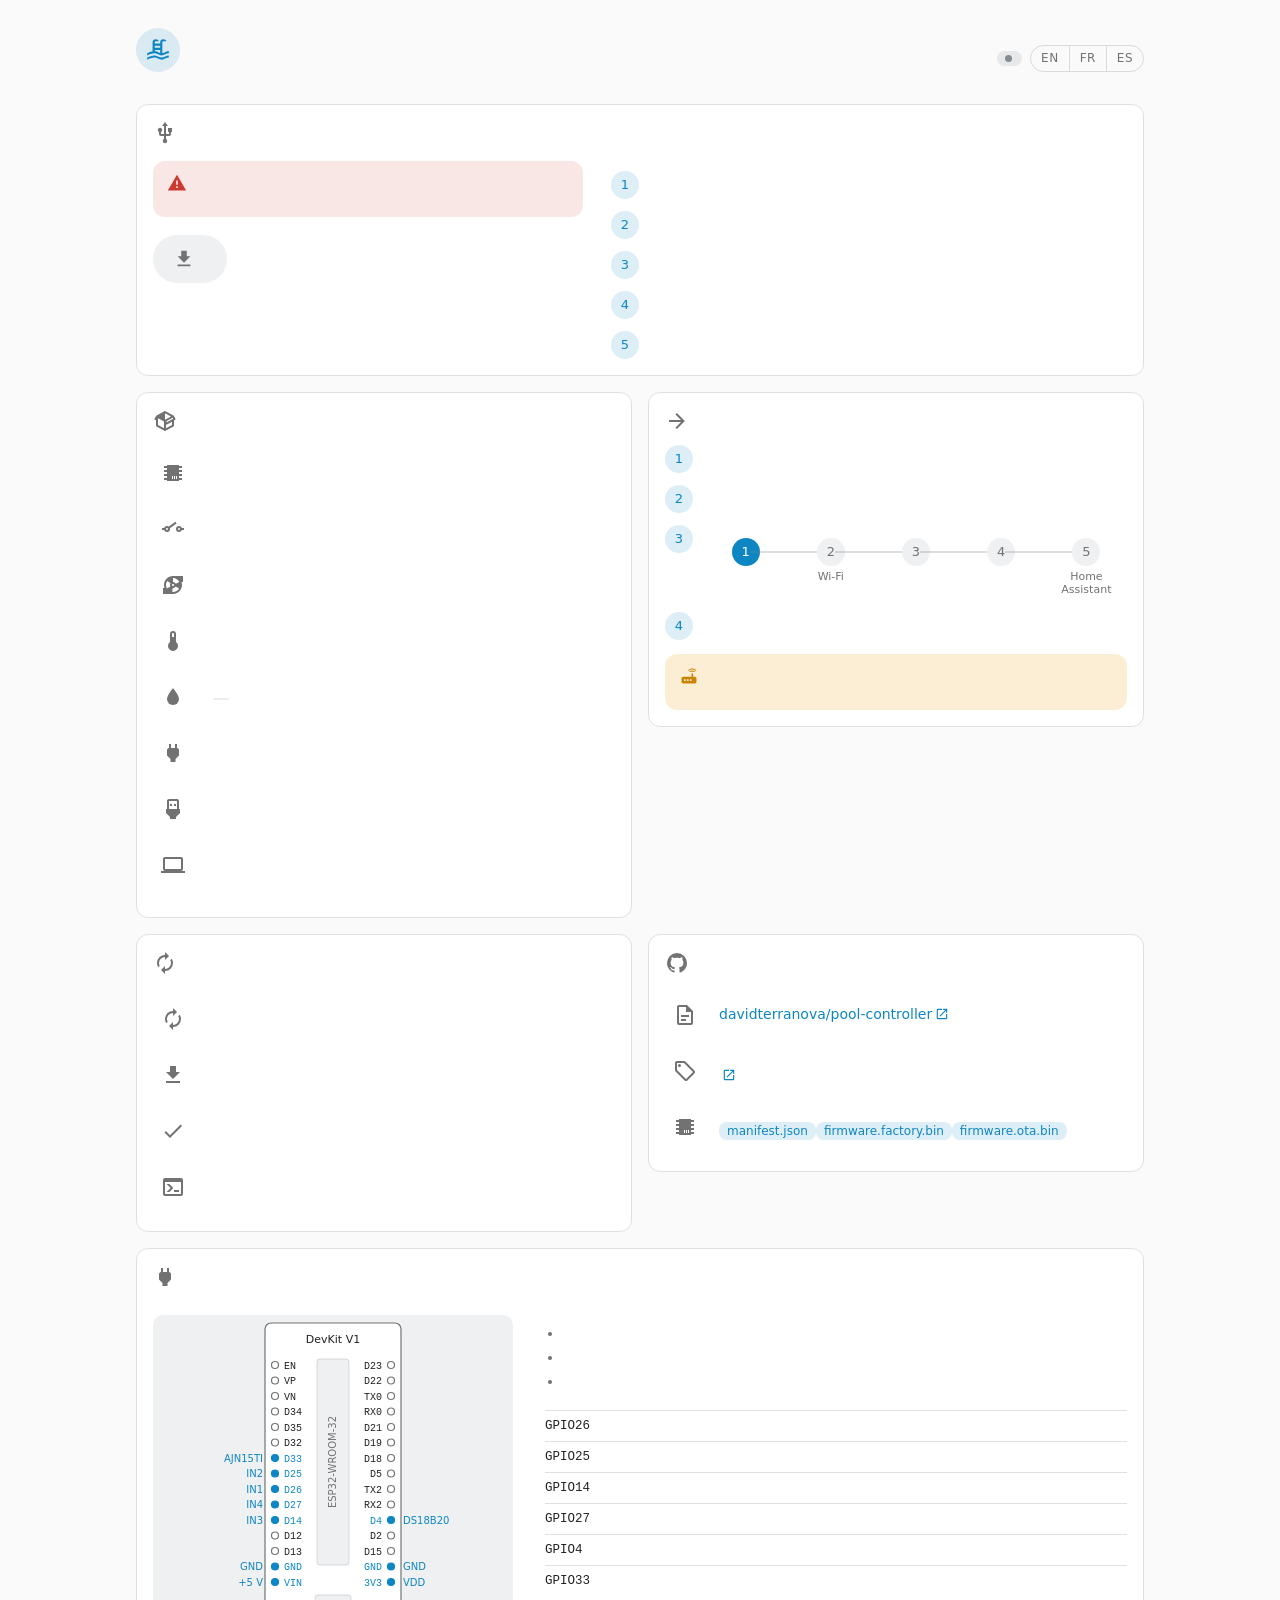
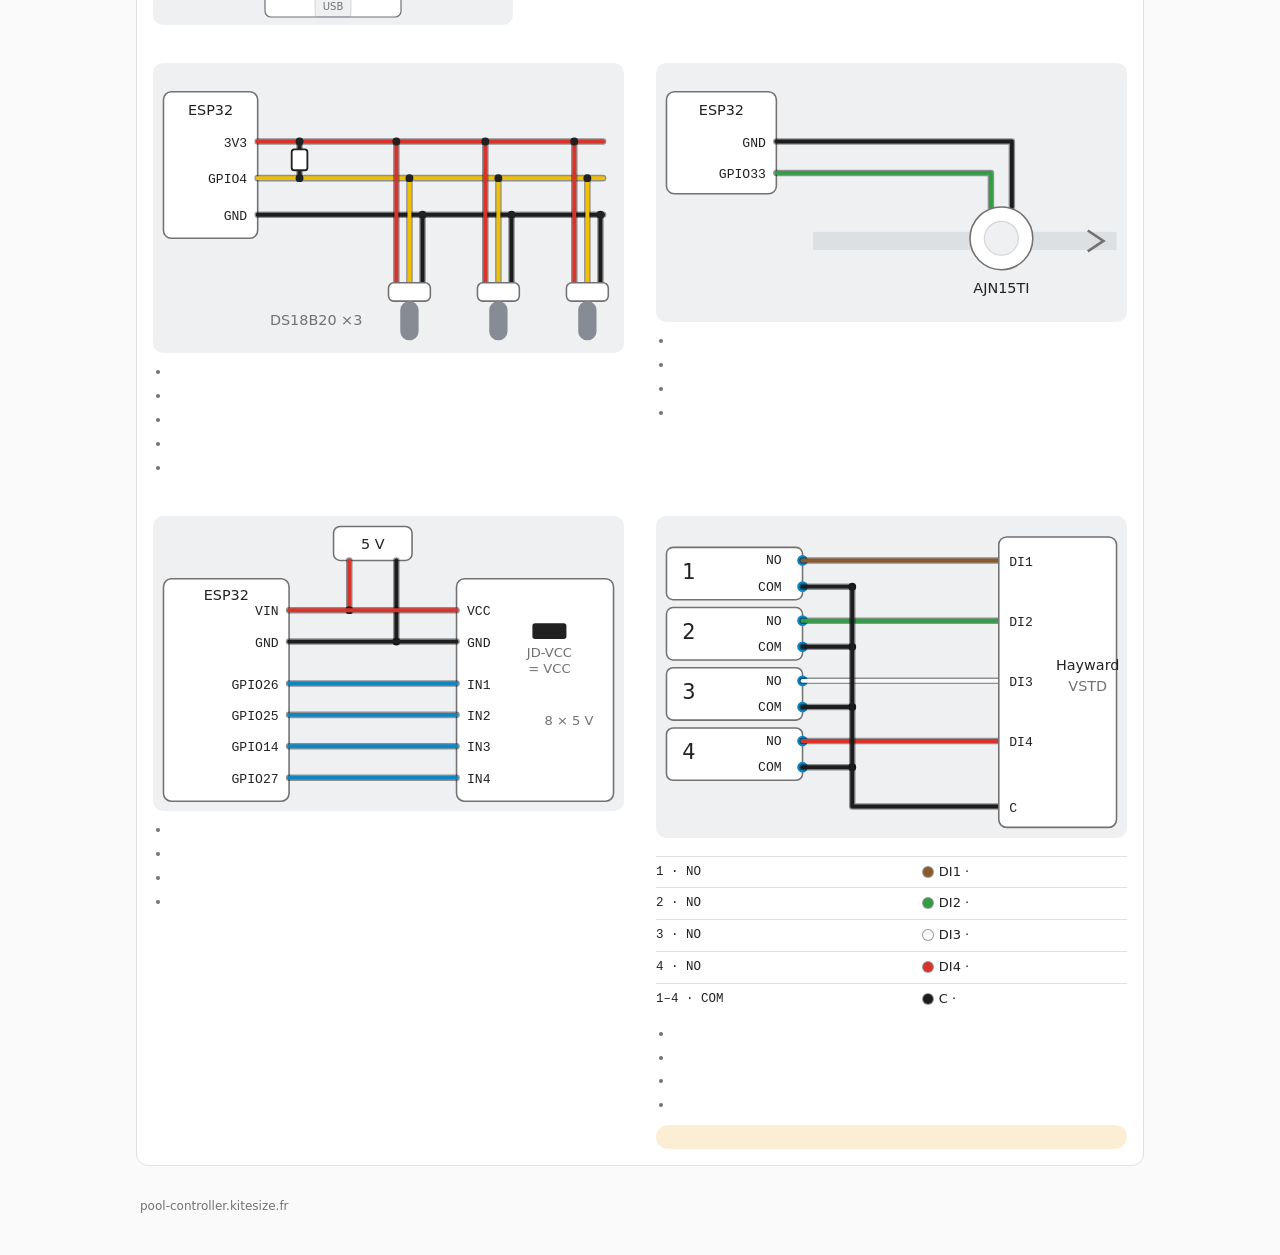
<file: docs/install/index.html>
<!doctype html>
<html lang="en">
<head>
<meta charset="utf-8">
<meta name="viewport" content="width=device-width, initial-scale=1">
<meta name="color-scheme" content="light dark">
<meta name="description" content="Install the pool controller's firmware on an ESP32, from the browser, over USB.">
<link rel="icon" href="data:,">
<title>Pool controller · Install</title>
<!--
  The install page (docs/plans/secret-free-firmware.md, WP7), served at the root of the project's GitHub Pages
  site, https://pool-controller.kitesize.fr/, beside /firmware/ (the release's manifest.json and images):
  .github/workflows/release.yml's pages job deploys this folder's contents there. ESP Web Tools does the
  install; install.js loads it, pinned, from unpkg where it can install (Chrome or Edge on a computer).

  In English, French and Spanish (docs/plans/i18n.md, I6): an element's text is the key in its data-i18n,
  an attribute's the key in data-i18n-<attribute>, both from i18n/<lang>.json (install-i18n.js); install.js
  fills them in the visitor's language, and again when the EN | FR | ES switch changes it. The title and the
  description above stay in English for search engines (a test keeps them equal to en.json's).
-->
<style>
/* Tokens: webui/app.css (Home Assistant's default theme + piscine-card's palette), light then dark. */
:root {
  color-scheme: light dark;
  --primary-color: #03a9f4;
  --primary-background-color: #fafafa;
  --card-background-color: #fff;
  --primary-text-color: #212121;
  --secondary-text-color: #727272;
  --divider-color: rgba(0, 0, 0, .12);
  --ha-card-border-radius: 12px;
  --ha-card-border-color: #e0e0e0;
  --acc: #0e86c4; --acc-soft: rgba(14, 134, 196, .14); --on-acc: #fff;
  --amber: #c98500; --amber-soft: rgba(227, 154, 6, .17);
  --cool: #2a72cf; --cool-soft: rgba(42, 114, 207, .13);
  --danger: #cc3a2f; --danger-soft: rgba(204, 58, 47, .12);
  --ok: #2e7d32; --ok-soft: rgba(46, 125, 50, .13);
  --idle: #858c94; --idle-soft: rgba(133, 140, 148, .17);
  --raised: rgba(127, 135, 145, .12); --line: rgba(127, 135, 145, .28);
  --shadow: 0 1px 2px rgba(20, 24, 30, .08);
  --wire-case: rgba(0, 0, 0, .4);
}
@media (prefers-color-scheme: dark) {
  :root {
    --primary-background-color: #111111;
    --card-background-color: #1c1c1c;
    --primary-text-color: #e1e1e1;
    --secondary-text-color: #9b9b9b;
    --divider-color: rgba(225, 225, 225, .12);
    --ha-card-border-color: rgba(225, 225, 225, .12);
    --acc: #3fb0ec; --acc-soft: rgba(63, 176, 236, .18); --on-acc: #06202e;
    --amber: #f0b03a; --amber-soft: rgba(240, 176, 58, .17);
    --cool: #5f9dee; --cool-soft: rgba(95, 157, 238, .17);
    --danger: #ff6b60; --danger-soft: rgba(255, 107, 96, .15);
    --ok: #66bb6a; --ok-soft: rgba(102, 187, 106, .15);
    --idle: #8f969e; --idle-soft: rgba(143, 150, 158, .17);
    --raised: rgba(255, 255, 255, .07); --line: rgba(255, 255, 255, .12);
    --shadow: 0 1px 2px rgba(0, 0, 0, .35);
    --wire-case: rgba(255, 255, 255, .55);
  }
}

* { box-sizing: border-box; }
[hidden] { display: none !important; }
html { -webkit-text-size-adjust: 100%; }
body {
  margin: 0; min-height: 100vh;
  background: var(--primary-background-color); color: var(--primary-text-color);
  font: 14px/1.45 Roboto, system-ui, -apple-system, "Segoe UI", Helvetica, Arial, sans-serif;
}
button, input, select { font: inherit; color: inherit; }
button:focus-visible, a:focus-visible, input:focus-visible, select:focus-visible { outline: 2px solid var(--acc); outline-offset: 2px; }
svg { display: block; fill: currentColor; }
a { color: var(--acc); }
code, .mono { font-family: ui-monospace, SFMono-Regular, Menlo, Consolas, monospace; font-size: .92em; }
.muted { color: var(--secondary-text-color); }
.skip { position: absolute; left: -9999px; }
.skip:focus { left: 16px; top: 8px; z-index: 30; background: var(--card-background-color); padding: 8px 12px; border-radius: 8px; }
.sr-only { position: absolute; width: 1px; height: 1px; margin: -1px; padding: 0; overflow: hidden; clip: rect(0 0 0 0); white-space: nowrap; border: 0; }
section:focus, .go:focus { outline: none; }

/* ---------- header (webui .top) */
.top { max-width: 1040px; margin: 0 auto; padding: 28px 16px 4px; display: flex; align-items: flex-end; gap: 12px; flex-wrap: wrap; }
.top .logo { width: 44px; height: 44px; flex: none; display: grid; place-items: center; border-radius: 50%; background: var(--acc-soft); color: var(--acc); align-self: center; }
.top .logo svg { width: 26px; height: 26px; }
.top .title { flex: 1; min-width: 200px; }
.top h1 { margin: 0; font-size: 24px; font-weight: 400; }
.top p { margin: 2px 0 0; color: var(--secondary-text-color); font-size: 15px; }
.chip { display: inline-flex; align-items: center; gap: 6px; font-size: 12px; font-weight: 500; padding: 4px 10px 4px 8px;
  border-radius: 14px; background: var(--idle-soft); color: var(--idle); white-space: nowrap; text-decoration: none; }
.chip::before { content: ""; width: 7px; height: 7px; border-radius: 50%; background: currentColor; }
.chip.ok { background: var(--ok-soft); color: var(--ok); }
.chip.bad { background: var(--danger-soft); color: var(--danger); }
.chip.warn { background: var(--amber-soft); color: var(--amber); }
.side { display: flex; align-items: center; gap: 8px; flex-wrap: wrap; }
/* the language switch: EN | FR | ES */
.lang { display: inline-flex; border: 1px solid var(--line); border-radius: 14px; overflow: hidden; }
.lang button { border: 0; background: transparent; color: var(--secondary-text-color); cursor: pointer;
  font-size: 12px; font-weight: 500; letter-spacing: .04em; padding: 4px 10px; }
.lang button + button { border-left: 1px solid var(--line); }
.lang button:hover { color: var(--primary-text-color); }
.lang button[aria-pressed="true"] { background: var(--acc-soft); color: var(--acc); }
.lang button:focus-visible { outline-offset: -2px; }

main { max-width: 1040px; margin: 0 auto; padding: 8px 16px 32px; display: flex; flex-direction: column; gap: 16px; }
.lede { margin: 4px 4px 0; font-size: 15px; max-width: 72ch; }

/* ---------- ha-card look */
.card { background: var(--card-background-color); border: 1px solid var(--ha-card-border-color); border-radius: var(--ha-card-border-radius); min-width: 0; }
.card > h2 { margin: 0; padding: 16px 16px 4px; font-size: 20px; font-weight: 400; display: flex; align-items: center; gap: 10px; }
.card > h2 svg { width: 24px; height: 24px; flex: none; color: var(--secondary-text-color); }
.card .body { padding: 8px 16px 16px; }
.hint { margin: 0; font-size: 12px; color: var(--secondary-text-color); }
.sect { margin: 14px 0 4px; font-size: 12px; font-weight: 500; letter-spacing: .06em; text-transform: uppercase; color: var(--secondary-text-color); }

.cols { display: grid; gap: 16px; grid-template-columns: minmax(0, 1fr); align-items: start; }
@media (min-width: 900px) { .cols { grid-template-columns: repeat(2, minmax(0, 1fr)); } }

/* ---------- buttons (webui .btn) */
.btn { height: 36px; padding: 0 16px; border-radius: 18px; border: 0; cursor: pointer; font-weight: 500; font-size: 14px;
  background: transparent; color: var(--acc); white-space: nowrap; display: inline-flex; align-items: center; gap: 8px; text-decoration: none; }
.btn:hover { background: var(--acc-soft); }
.btn.fill { background: var(--acc); color: var(--on-acc); }
.btn.fill:hover { filter: brightness(1.08); }
.btn.fill:disabled { background: var(--raised); color: var(--secondary-text-color); cursor: not-allowed; filter: none; }
.btn.line { border: 1px solid var(--line); }
.btn svg { width: 20px; height: 20px; }
.btn.big { height: 48px; padding: 0 24px 0 20px; border-radius: 24px; font-size: 16px; }
.btn.big svg { width: 22px; height: 22px; }

/* ---------- entity-like rows (webui .erow) */
.rows { display: flex; flex-direction: column; }
.erow { display: flex; align-items: flex-start; gap: 14px; padding: 8px 0; }
.erow .ic { width: 40px; height: 40px; flex: none; display: grid; place-items: center; color: var(--secondary-text-color); }
.erow .ic svg { width: 24px; height: 24px; }
.erow .name { flex: 1; min-width: 0; overflow-wrap: anywhere; padding-top: 9px; }
.erow .name > span { display: block; }
.erow .name small { display: block; font-size: 12px; line-height: 1.4; color: var(--secondary-text-color); margin-top: 2px; }
.stag { display: inline-block; margin-left: 6px; font-size: 11px; font-weight: 500; padding: 1px 8px; border-radius: 10px;
  background: var(--idle-soft); color: var(--idle); vertical-align: 1px; white-space: nowrap; }

/* ---------- boxes */
.dangerbox { background: var(--danger-soft); border-radius: 12px; padding: 12px 14px; display: grid; gap: 6px; font-size: 13px; }
.dangerbox b.h { color: var(--danger); font-weight: 500; font-size: 15px; display: flex; gap: 8px; align-items: center; }
.dangerbox b.h svg { width: 20px; height: 20px; flex: none; }
.dangerbox p { margin: 0; }
.box { border-radius: 12px; padding: 12px 14px; display: grid; gap: 6px; font-size: 13px; background: var(--raised); }
.box b.h { font-weight: 500; font-size: 14px; display: flex; gap: 8px; align-items: center; }
.box b.h svg { width: 20px; height: 20px; flex: none; }
.box p { margin: 0; }
.box.info { background: var(--cool-soft); }
.box.info b.h { color: var(--cool); }
.box.warn { background: var(--amber-soft); }
.box.warn b.h { color: var(--amber); }
.box.bad { background: var(--danger-soft); }
.box.bad b.h { color: var(--danger); }

/* ---------- the install card */
.install .body { display: grid; gap: 20px; grid-template-columns: minmax(0, 1fr); padding-top: 12px; }
@media (min-width: 900px) { .install .body { grid-template-columns: minmax(0, 5fr) minmax(0, 6fr); gap: 28px; } }
.act { display: flex; flex-direction: column; gap: 14px; min-width: 0; }
.go { display: flex; flex-direction: column; gap: 10px; align-items: flex-start; padding: 4px 0; }
.ver { font-size: 13px; color: var(--secondary-text-color); display: flex; flex-wrap: wrap; gap: 4px 10px; align-items: center; }
.ver b { color: var(--primary-text-color); font-weight: 500; }
.ver a { text-decoration: none; font-weight: 500; display: inline-flex; gap: 3px; align-items: center; }
.ver a svg { width: 14px; height: 14px; }
.unsup { display: flex; gap: 12px; align-items: flex-start; }
.unsup .ic { width: 44px; height: 44px; flex: none; display: grid; place-items: center; border-radius: 50%; background: var(--amber-soft); color: var(--amber); }
.unsup .ic svg { width: 24px; height: 24px; }
.unsup b { display: block; font-size: 15px; font-weight: 500; }
.unsup p { margin: 2px 0 0; font-size: 13px; color: var(--secondary-text-color); }
.unsup .btn { margin-top: 8px; margin-left: -12px; }

/* numbered steps, the wizard's circles (webui .wz-steps .n) */
.steps { list-style: none; margin: 0; padding: 0; display: grid; gap: 12px; counter-reset: st; }
.steps > li { display: grid; grid-template-columns: 28px minmax(0, 1fr); gap: 12px; counter-increment: st; }
.steps > li::before { content: counter(st); width: 28px; height: 28px; border-radius: 50%; display: grid; place-items: center;
  background: var(--acc-soft); color: var(--acc); font-weight: 500; font-size: 13px; }
.steps > li > div { padding-top: 3px; min-width: 0; }
.steps small { display: block; font-size: 12px; color: var(--secondary-text-color); margin-top: 2px; }
.steps .k { margin: 0 1px; font-family: ui-monospace, SFMono-Regular, Menlo, Consolas, monospace; font-size: 12.5px; font-weight: 600; padding: 0 5px; border-radius: 5px;
  background: var(--raised); white-space: nowrap; }
.dlghead { display: flex; gap: 8px; align-items: baseline; flex-wrap: wrap; margin: 0 0 10px; }
.dlghead b { font-size: 16px; font-weight: 500; }

/* the setup wizard's steps, as the controller's page draws them (webui .wz-steps) */
.wz-steps { list-style: none; margin: 10px 0 4px; padding: 0; display: grid; grid-template-columns: repeat(5, minmax(0, 1fr)); gap: 4px; }
.wz-steps li { display: flex; flex-direction: column; align-items: center; gap: 4px; font-size: 11px; line-height: 1.2; color: var(--secondary-text-color);
  text-align: center; position: relative; }
.wz-steps li::before { content: ""; position: absolute; top: 13px; left: -50%; right: 50%; height: 2px; background: var(--line); }
.wz-steps li:first-child::before { display: none; }
.wz-steps .n { position: relative; width: 28px; height: 28px; border-radius: 50%; display: grid; place-items: center;
  background: linear-gradient(var(--raised), var(--raised)) var(--card-background-color); font-weight: 500; font-size: 13px; }
.wz-steps li:first-child .n { background: var(--acc); color: var(--on-acc); }
.wz-steps li:first-child { color: var(--primary-text-color); font-weight: 500; }

/* wiring table */
.pins { width: 100%; border-collapse: collapse; font-size: 13px; }
.pins th { text-align: left; font-size: 12px; font-weight: 500; color: var(--secondary-text-color); padding: 4px 8px 4px 0; border-bottom: 1px solid var(--divider-color); }
.pins td { padding: 6px 8px 6px 0; border-bottom: 1px solid var(--divider-color); vertical-align: top; }
.pins tr:last-child td { border-bottom: 0; }
.pins td:first-child { white-space: nowrap; font-family: ui-monospace, SFMono-Regular, Menlo, Consolas, monospace; font-size: 12.5px; width: 1%; padding-right: 14px; }
/* hardware and wiring: figures, each a schematic (inline SVG) and its notes */
.hwlede { margin: 4px 0 14px; max-width: 80ch; }
.hw { display: grid; gap: 28px 32px; grid-template-columns: minmax(0, 1fr); }
@media (min-width: 900px) {
  .hw { grid-template-columns: repeat(2, minmax(0, 1fr)); }
  .fig.wide { grid-column: 1 / -1; grid-template-columns: minmax(0, 360px) minmax(0, 1fr); column-gap: 32px; }
}
.fig { margin: 0; display: grid; gap: 10px; align-content: start; min-width: 0; }
.fig h3 { margin: 0; font-size: 16px; font-weight: 500; }
.figtext { display: grid; gap: 10px; align-content: start; min-width: 0; }
.pts { margin: 0; padding-left: 18px; display: grid; gap: 5px; font-size: 13px; }
.pts li::marker { color: var(--secondary-text-color); }
.sch { width: 100%; max-width: 520px; height: auto; border-radius: 10px; background: var(--raised); }
.sch text { font: 500 11px Roboto, system-ui, -apple-system, "Segoe UI", Helvetica, Arial, sans-serif; fill: var(--primary-text-color); }
.sch .pn { font-family: ui-monospace, SFMono-Regular, Menlo, Consolas, monospace; font-size: 10px; }
.sch .pn.on, .sch .use { fill: var(--acc); }
.sch .use { font-size: 10px; }
.sch .mut { fill: var(--secondary-text-color); font-weight: 400; }
.sch .sm { font-size: 10px; }
.sch .big { font-size: 16px; }
.sch .part { fill: var(--card-background-color); stroke: var(--secondary-text-color); stroke-width: 1.2; }
.sch .chip { fill: var(--raised); stroke: var(--line); }
.sch .probe { fill: var(--idle); }
.sch .res { fill: var(--card-background-color); stroke: var(--primary-text-color); stroke-width: 1.4; }
.sch .jmp { fill: var(--primary-text-color); }
.sch .pin { fill: var(--card-background-color); stroke: var(--secondary-text-color); stroke-width: 1.2; }
.sch .pin.on { fill: var(--acc); stroke: var(--acc); }
.sch .dot { fill: var(--primary-text-color); }
.sch .pipe { fill: none; stroke: var(--idle-soft); stroke-width: 14; }
.sch .flow { fill: none; stroke: var(--secondary-text-color); stroke-width: 2; }
/* a wire: its colour (the real cable's) over a casing, so black and white read on both themes */
.sch .wc { fill: none; stroke: var(--wire-case); stroke-width: 5; stroke-linecap: round; stroke-linejoin: round; }
.sch .wk { fill: none; stroke-width: 3; stroke-linecap: round; stroke-linejoin: round; }
.red { --wire: #d7352b; } .black { --wire: #1d1d1d; } .yellow { --wire: #f0c000; } .brown { --wire: #8a5a2b; }
.green { --wire: #2f9e44; } .white { --wire: #fafafa; } .sig { --wire: var(--acc); } .plain { --wire: var(--primary-text-color); }
.sch .wk, .sw { stroke: var(--wire); }
.sw { display: inline-block; width: 10px; height: 10px; border-radius: 50%; margin-right: 6px; vertical-align: -1px;
  background: var(--wire); box-shadow: 0 0 0 1px var(--wire-case); }
.pins.cord td:first-child { width: auto; }
.pins.cord td:nth-child(2) { white-space: nowrap; }


.links { display: flex; flex-wrap: wrap; gap: 4px 6px; margin-top: 4px; }
.links a { white-space: nowrap; overflow-wrap: normal; font-size: 12px; font-weight: 500; text-decoration: none; padding: 2px 8px; border-radius: 8px; background: var(--acc-soft); }
.ext { display: inline-flex; gap: 3px; align-items: center; font-weight: 500; text-decoration: none; }
.ext svg { width: 14px; height: 14px; }

footer { max-width: 1040px; margin: 0 auto; padding: 0 20px 40px; font-size: 12px; color: var(--secondary-text-color); display: flex; flex-wrap: wrap; gap: 4px 14px; }
footer a { color: inherit; }

.toast { position: fixed; left: 50%; bottom: 22px; transform: translate(-50%, 20px); opacity: 0; pointer-events: none; z-index: 40;
  background: #1f2328; color: #f3f4f6; border-radius: 12px; padding: 11px 15px; font-size: 13px; font-weight: 500;
  max-width: calc(100vw - 32px); transition: opacity .2s, transform .2s; box-shadow: 0 6px 20px rgba(0, 0, 0, .25); }
.toast.show { opacity: 1; transform: translate(-50%, 0); }
@media (prefers-color-scheme: dark) { .toast { background: #e7e9ec; color: #141619; } }
@media (max-width: 520px) {
  .top { padding-top: 18px; }
  .erow { gap: 10px; }
  .erow .ic { width: 32px; }
}
@media (prefers-reduced-motion: reduce) { * { transition-duration: .01ms !important; animation-duration: .01ms !important; } }

</style>
</head>
<body>
<a class="skip" href="#install" data-i18n="skip"></a>

<header class="top">
  <span class="logo" aria-hidden="true"><svg viewBox="0 0 24 24"><path d="M2,15C3.67,14.25 5.33,13.5 7,13.17V5A3,3 0 0,1 10,2C11.31,2 12.42,2.83 12.83,4H10A1,1 0 0,0 9,5V6H14V5A3,3 0 0,1 17,2C18.31,2 19.42,2.83 19.83,4H17A1,1 0 0,0 16,5V14.94C18,14.62 20,13 22,13V15C19.78,15 17.56,17 15.33,17C13.11,17 10.89,15 8.67,15C6.44,15 4.22,16 2,17V15M14,8H9V10H14V8M14,12H9V13C10.67,13.16 12.33,14.31 14,14.79V12M2,19C4.22,18 6.44,17 8.67,17C10.89,17 13.11,19 15.33,19C17.56,19 19.78,17 22,17V19C19.78,19 17.56,21 15.33,21C13.11,21 10.89,19 8.67,19C6.44,19 4.22,20 2,21V19Z"/></svg></span>
  <div class="title">
    <h1 data-i18n="header.title"></h1>
    <p data-i18n="header.subtitle"></p>
  </div>
  <div class="side">
    <span class="chip" id="verChip"></span>
    <!-- Each language by its own name (an autonym), the same whatever the page's language. -->
    <div class="lang" role="group" data-i18n-aria-label="lang.label">
      <button type="button" data-lang="en" lang="en" title="English" aria-label="English">EN</button>
      <button type="button" data-lang="fr" lang="fr" title="Fran&ccedil;ais" aria-label="Fran&ccedil;ais">FR</button>
      <button type="button" data-lang="es" lang="es" title="Espa&ntilde;ol" aria-label="Espa&ntilde;ol">ES</button>
    </div>
  </div>
</header>

<main>
  <p class="lede" data-i18n="lede"></p>

  <!-- ============================================================ Install -->
  <section class="card install" id="install" aria-labelledby="hInstall" tabindex="-1">
    <h2 id="hInstall"><svg viewBox="0 0 24 24" aria-hidden="true"><path d="M15,7V11H16V13H13V5H15L12,1L9,5H11V13H8V10.93C8.7,10.56 9.2,9.85 9.2,9C9.2,7.78 8.21,6.8 7,6.8C5.78,6.8 4.8,7.78 4.8,9C4.8,9.85 5.3,10.56 6,10.93V13A2,2 0 0,0 8,15H11V18.05C10.29,18.41 9.8,19.15 9.8,20A2.2,2.2 0 0,0 12,22.2A2.2,2.2 0 0,0 14.2,20C14.2,19.15 13.71,18.41 13,18.05V15H16A2,2 0 0,0 18,13V11H19V7H15Z"/></svg><span data-i18n="install.title"></span></h2>
    <div class="body">
      <div class="act">
        <div class="dangerbox" role="note">
          <b class="h"><svg viewBox="0 0 24 24" aria-hidden="true"><path d="M13 14H11V9H13M13 18H11V16H13M1 21H23L12 2L1 21Z"/></svg><span data-i18n="install.erase.title"></span></b>
          <p data-i18n="install.erase.new"></p>
          <p data-i18n="install.erase.never"></p>
        </div>

        <!-- The install action, one of: ESP Web Tools' button (Chrome or Edge on a computer), our note where
             installing isn't possible from here (#unsup: a phone, no Web Serial, no HTTPS), and under it the
             notices (#nofw: none published yet, manifest unreachable, ESP Web Tools not loaded). -->
        <div class="go" id="go" tabindex="-1">
          <esp-web-install-button manifest="firmware/manifest.json" id="ewt">
            <button slot="activate" class="btn fill big" id="installBtn" disabled>
              <svg viewBox="0 0 24 24" aria-hidden="true"><path d="M5,20H19V18H5M19,9H15V3H9V9H5L12,16L19,9Z"/></svg><span></span>
            </button>
          </esp-web-install-button>
          <div class="unsup" id="unsup" hidden></div>
          <!-- Without JavaScript nothing is translated (nor installable): this one note stays in English. -->
          <noscript><div class="box warn"><b class="h">JavaScript is turned off</b><p>Installing needs it: turn it on for this page.</p></div></noscript>
          <div id="nofw" hidden></div>
          <div class="ver" id="ver"></div>
          <p class="hint" id="goHint" data-i18n="install.hint"></p>
        </div>
      </div>

      <div>
        <p class="dlghead"><b data-i18n="dialog.title"></b><span class="hint" data-i18n="dialog.note"></span></p>
        <ol class="steps">
          <li><div><span data-i18n="dialog.port"></span>
            <small data-i18n="dialog.port_note"></small></div></li>
          <li><div><span data-i18n="dialog.install"></span>
            <small data-i18n="dialog.install_note"></small></div></li>
          <li><div data-i18n="dialog.wait"></div></li>
          <li><div><span data-i18n="dialog.wifi"></span>
            <small data-i18n="dialog.wifi_note"></small></div></li>
          <li><div><span data-i18n="dialog.visit"></span>
            <small data-i18n="dialog.visit_note"></small></div></li>
        </ol>
      </div>
    </div>
  </section>

  <div class="cols">
    <!-- ============================================================ What you need -->
    <section class="card" aria-labelledby="hNeed">
      <h2 id="hNeed"><svg viewBox="0 0 24 24" aria-hidden="true"><path d="M2,10.96C1.5,10.68 1.35,10.07 1.63,9.59L3.13,7C3.24,6.8 3.41,6.66 3.6,6.58L11.43,2.18C11.59,2.06 11.79,2 12,2C12.21,2 12.41,2.06 12.57,2.18L20.47,6.62C20.66,6.72 20.82,6.88 20.91,7.08L22.36,9.6C22.64,10.08 22.47,10.69 22,10.96L21,11.54V16.5C21,16.88 20.79,17.21 20.47,17.38L12.57,21.82C12.41,21.94 12.21,22 12,22C11.79,22 11.59,21.94 11.43,21.82L3.53,17.38C3.21,17.21 3,16.88 3,16.5V10.96C2.7,11.13 2.32,11.14 2,10.96M12,4.15V4.15L12,10.85V10.85L17.96,7.5L12,4.15M5,15.91L11,19.29V12.58L5,9.21V15.91M19,15.91V12.69L14,15.59C13.67,15.77 13.3,15.76 13,15.6V19.29L19,15.91M13.85,13.36L20.13,9.73L19.55,8.72L13.27,12.35L13.85,13.36Z"/></svg><span data-i18n="need.title"></span></h2>
      <div class="body">
        <div class="rows">
          <div class="erow"><span class="ic"><svg viewBox="0 0 24 24" aria-hidden="true"><path d="M6,4H18V5H21V7H18V9H21V11H18V13H21V15H18V17H21V19H18V20H6V19H3V17H6V15H3V13H6V11H3V9H6V7H3V5H6V4M11,15V18H12V15H11M13,15V18H14V15H13M15,15V18H16V15H15Z"/></svg></span>
            <div class="name"><span data-i18n="need.board.name"></span><small data-i18n="need.board.note"></small></div></div>
          <div class="erow"><span class="ic"><svg viewBox="0 0 24 24" aria-hidden="true"><path d="M1,11H3.17C3.58,9.83 4.69,9 6,9C6.65,9 7.25,9.21 7.74,9.56L14.44,4.87L15.58,6.5L8.89,11.2C8.96,11.45 9,11.72 9,12A3,3 0 0,1 6,15C4.69,15 3.58,14.17 3.17,13H1V11M23,11V13H20.83C20.42,14.17 19.31,15 18,15A3,3 0 0,1 15,12A3,3 0 0,1 18,9C19.31,9 20.42,9.83 20.83,11H23M6,11A1,1 0 0,0 5,12A1,1 0 0,0 6,13A1,1 0 0,0 7,12A1,1 0 0,0 6,11M18,11A1,1 0 0,0 17,12A1,1 0 0,0 18,13A1,1 0 0,0 19,12A1,1 0 0,0 18,11Z"/></svg></span>
            <div class="name"><span data-i18n="need.relay.name"></span><small data-i18n="need.relay.note"></small></div></div>
          <div class="erow"><span class="ic"><svg viewBox="0 0 24 24" aria-hidden="true"><path d="M2 21V15H3.5C3.18 14.06 3 13.05 3 12C3 7.03 7.03 3 12 3H22V9H20.5C20.82 9.94 21 10.95 21 12C21 16.97 16.97 21 12 21H2M5 12C5 13.28 5.34 14.47 5.94 15.5L9.4 13.5C9.15 13.06 9 12.55 9 12C9 11.35 9.21 10.75 9.56 10.26L6.3 7.93C5.5 9.08 5 10.5 5 12M12 19C14.59 19 16.85 17.59 18.06 15.5L14.6 13.5C14.08 14.4 13.11 15 12 15L11.71 15L11.33 18.97L12 19M12 9C13.21 9 14.26 9.72 14.73 10.76L18.37 9.1C17.27 6.68 14.83 5 12 5V9M12 11C11.45 11 11 11.45 11 12C11 12.55 11.45 13 12 13C12.55 13 13 12.55 13 12C13 11.45 12.55 11 12 11Z"/></svg></span>
            <div class="name"><span data-i18n="need.pump.name"></span><small data-i18n="need.pump.note"></small></div></div>
          <div class="erow"><span class="ic"><svg viewBox="0 0 24 24" aria-hidden="true"><path d="M15 13V5A3 3 0 0 0 9 5V13A5 5 0 1 0 15 13M12 4A1 1 0 0 1 13 5V8H11V5A1 1 0 0 1 12 4Z"/></svg></span>
            <div class="name"><span data-i18n="need.probes.name"></span><small data-i18n="need.probes.note"></small></div></div>
          <div class="erow"><span class="ic"><svg viewBox="0 0 24 24" aria-hidden="true"><path d="M12,20A6,6 0 0,1 6,14C6,10 12,3.25 12,3.25C12,3.25 18,10 18,14A6,6 0 0,1 12,20Z"/></svg></span>
            <div class="name"><span><span data-i18n="need.meter.name"></span><span class="stag" data-i18n="need.optional"></span></span><small data-i18n="need.meter.note"></small></div></div>
          <div class="erow"><span class="ic"><svg viewBox="0 0 24 24" aria-hidden="true"><path d="M16,7V3H14V7H10V3H8V7H8C7,7 6,8 6,9V14.5L9.5,18V21H14.5V18L18,14.5V9C18,8 17,7 16,7Z"/></svg></span>
            <div class="name"><span data-i18n="need.power.name"></span><small data-i18n="need.power.note"></small></div></div>
          <div class="erow"><span class="ic"><svg viewBox="0 0 24 24" aria-hidden="true"><path d="M8 2C6.9 2 6 2.9 6 4V12H5V16L9 20V22H15V20L19 16V12H18V4C18 2.9 17.11 2 16 2M8 4H16V12H8M9 7V9H11V7M13 7V9H15V7Z"/></svg></span>
            <div class="name"><span data-i18n="need.cable.name"></span><small data-i18n="need.cable.note"></small></div></div>
          <div class="erow"><span class="ic"><svg viewBox="0 0 24 24" aria-hidden="true"><path d="M4,6H20V16H4M20,18A2,2 0 0,0 22,16V6C22,4.89 21.1,4 20,4H4C2.89,4 2,4.89 2,6V16A2,2 0 0,0 4,18H0V20H24V18H20Z"/></svg></span>
            <div class="name"><span data-i18n="need.computer.name"></span><small data-i18n="need.computer.note"></small></div></div>
        </div>

        <p class="hint" style="margin-top:8px" data-i18n="need.wiring"></p>
      </div>
    </section>

    <!-- ============================================================ After the install -->
    <section class="card" id="apres" aria-labelledby="hAfter">
      <h2 id="hAfter"><svg viewBox="0 0 24 24" aria-hidden="true"><path d="M4,11V13H16L10.5,18.5L11.92,19.92L19.84,12L11.92,4.08L10.5,5.5L16,11H4Z"/></svg><span data-i18n="after.title"></span></h2>
      <div class="body" style="display:grid;gap:14px">
        <ol class="steps">
          <li><div data-i18n="after.restart"></div></li>
          <li><div><span data-i18n="after.open"></span>
            <small data-i18n="after.open_note"></small></div></li>
          <li><div><span data-i18n="after.wizard"></span>
            <!-- Wi-Fi and Home Assistant: names, the same in every language. -->
            <ol class="wz-steps" data-i18n-aria-label="after.wizard_steps">
              <li><span class="n">1</span><span data-i18n="after.step.password"></span></li>
              <li><span class="n">2</span><span>Wi-Fi</span></li>
              <li><span class="n">3</span><span data-i18n="after.step.location"></span></li>
              <li><span class="n">4</span><span data-i18n="after.step.probes"></span></li>
              <li><span class="n">5</span><span>Home Assistant</span></li>
            </ol>
            <small data-i18n="after.wizard_note"></small></div></li>
          <li><div><span data-i18n="after.ha"></span>
            <small data-i18n="after.ha_note"></small></div></li>
        </ol>
        <div class="box warn">
          <b class="h"><svg viewBox="0 0 24 24" aria-hidden="true"><path d="M20.2,5.9L21,5.1C19.6,3.7 17.8,3 16,3C14.2,3 12.4,3.7 11,5.1L11.8,5.9C13,4.8 14.5,4.2 16,4.2C17.5,4.2 19,4.8 20.2,5.9M19.3,6.7C18.4,5.8 17.2,5.3 16,5.3C14.8,5.3 13.6,5.8 12.7,6.7L13.5,7.5C14.2,6.8 15.1,6.5 16,6.5C16.9,6.5 17.8,6.8 18.5,7.5L19.3,6.7M19,13H17V9H15V13H5A2,2 0 0,0 3,15V19A2,2 0 0,0 5,21H19A2,2 0 0,0 21,19V15A2,2 0 0,0 19,13M8,18H6V16H8V18M11.5,18H9.5V16H11.5V18M15,18H13V16H15V18Z"/></svg><span data-i18n="after.no_wifi.title"></span></b>
          <p data-i18n="after.no_wifi.body"></p>
          <p class="muted" data-i18n="after.no_wifi.later"></p>
        </div>
      </div>
    </section>

    <!-- ============================================================ Updates -->
    <section class="card" id="maj" aria-labelledby="hUpd">
      <h2 id="hUpd"><svg viewBox="0 0 24 24" aria-hidden="true"><path d="M12,6V9L16,5L12,1V4A8,8 0 0,0 4,12C4,13.57 4.46,15.03 5.24,16.26L6.7,14.8C6.25,13.97 6,13 6,12A6,6 0 0,1 12,6M18.76,7.74L17.3,9.2C17.74,10.04 18,11 18,12A6,6 0 0,1 12,18V15L8,19L12,23V20A8,8 0 0,0 20,12C20,10.43 19.54,8.97 18.76,7.74Z"/></svg><span data-i18n="updates.title"></span></h2>
      <div class="body">
        <p style="margin:4px 0 4px" data-i18n="updates.intro"></p>
        <div class="rows">
          <div class="erow"><span class="ic"><svg viewBox="0 0 24 24" aria-hidden="true"><path d="M12,6V9L16,5L12,1V4A8,8 0 0,0 4,12C4,13.57 4.46,15.03 5.24,16.26L6.7,14.8C6.25,13.97 6,13 6,12A6,6 0 0,1 12,6M18.76,7.74L17.3,9.2C17.74,10.04 18,11 18,12A6,6 0 0,1 12,18V15L8,19L12,23V20A8,8 0 0,0 20,12C20,10.43 19.54,8.97 18.76,7.74Z"/></svg></span>
            <div class="name"><span data-i18n="updates.auto.name"></span><small data-i18n="updates.auto.note"></small></div></div>
          <div class="erow"><span class="ic"><svg viewBox="0 0 24 24" aria-hidden="true"><path d="M5,20H19V18H5M19,9H15V3H9V9H5L12,16L19,9Z"/></svg></span>
            <div class="name"><span data-i18n="updates.request.name"></span><small data-i18n="updates.request.note"></small></div></div>
          <div class="erow"><span class="ic"><svg viewBox="0 0 24 24" aria-hidden="true"><path d="M21,7L9,19L3.5,13.5L4.91,12.09L9,16.17L19.59,5.59L21,7Z"/></svg></span>
            <div class="name"><span data-i18n="updates.kept.name"></span><small data-i18n="updates.kept.note"></small></div></div>
          <div class="erow"><span class="ic"><svg viewBox="0 0 24 24" aria-hidden="true"><path d="M20,19V7H4V19H20M20,3A2,2 0 0,1 22,5V19A2,2 0 0,1 20,21H4A2,2 0 0,1 2,19V5C2,3.89 2.9,3 4,3H20M13,17V15H18V17H13M9.58,13L5.57,9H8.4L11.7,12.3C12.09,12.69 12.09,13.33 11.7,13.72L8.42,17H5.59L9.58,13Z"/></svg></span>
            <div class="name"><span data-i18n="updates.secrets.name"></span><small data-i18n="updates.secrets.note"></small></div></div>
        </div>
      </div>
    </section>

    <!-- ============================================================ The code -->
    <section class="card" aria-labelledby="hCode">
      <h2 id="hCode"><svg viewBox="0 0 24 24" aria-hidden="true"><path d="M12,2A10,10 0 0,0 2,12C2,16.42 4.87,20.17 8.84,21.5C9.34,21.58 9.5,21.27 9.5,21C9.5,20.77 9.5,20.14 9.5,19.31C6.73,19.91 6.14,17.97 6.14,17.97C5.68,16.81 5.03,16.5 5.03,16.5C4.12,15.88 5.1,15.9 5.1,15.9C6.1,15.97 6.63,16.93 6.63,16.93C7.5,18.45 8.97,18 9.54,17.76C9.63,17.11 9.89,16.67 10.17,16.42C7.95,16.17 5.62,15.31 5.62,11.5C5.62,10.39 6,9.5 6.65,8.79C6.55,8.54 6.2,7.5 6.75,6.15C6.75,6.15 7.59,5.88 9.5,7.17C10.29,6.95 11.15,6.84 12,6.84C12.85,6.84 13.71,6.95 14.5,7.17C16.41,5.88 17.25,6.15 17.25,6.15C17.8,7.5 17.45,8.54 17.35,8.79C18,9.5 18.38,10.39 18.38,11.5C18.38,15.32 16.04,16.16 13.81,16.41C14.17,16.72 14.5,17.33 14.5,18.26C14.5,19.6 14.5,20.68 14.5,21C14.5,21.27 14.66,21.59 15.17,21.5C19.14,20.16 22,16.42 22,12A10,10 0 0,0 12,2Z"/></svg><span data-i18n="code.title"></span></h2>
      <div class="body">
        <div class="rows">
          <div class="erow"><span class="ic"><svg viewBox="0 0 24 24" aria-hidden="true"><path d="M6,2A2,2 0 0,0 4,4V20A2,2 0 0,0 6,22H18A2,2 0 0,0 20,20V8L14,2H6M6,4H13V9H18V20H6V4M8,12V14H16V12H8M8,16V18H13V16H8Z"/></svg></span>
            <div class="name"><span><a class="ext" href="https://github.com/davidterranova/pool-controller">davidterranova/pool-controller<svg viewBox="0 0 24 24" aria-hidden="true"><path d="M14,3V5H17.59L7.76,14.83L9.17,16.24L19,6.41V10H21V3M19,19H5V5H12V3H5C3.89,3 3,3.9 3,5V19A2,2 0 0,0 5,21H19A2,2 0 0,0 21,19V12H19V19Z"/></svg></a></span><small data-i18n="code.repo.note"></small></div></div>
          <div class="erow"><span class="ic"><svg viewBox="0 0 24 24" aria-hidden="true"><path d="M21.41 11.58L12.41 2.58A2 2 0 0 0 11 2H4A2 2 0 0 0 2 4V11A2 2 0 0 0 2.59 12.42L11.59 21.42A2 2 0 0 0 13 22A2 2 0 0 0 14.41 21.41L21.41 14.41A2 2 0 0 0 22 13A2 2 0 0 0 21.41 11.58M13 20L4 11V4H11L20 13M6.5 5A1.5 1.5 0 1 1 5 6.5A1.5 1.5 0 0 1 6.5 5Z"/></svg></span>
            <div class="name"><span><a class="ext" href="https://github.com/davidterranova/pool-controller/releases"><span data-i18n="code.releases.name"></span><svg viewBox="0 0 24 24" aria-hidden="true"><path d="M14,3V5H17.59L7.76,14.83L9.17,16.24L19,6.41V10H21V3M19,19H5V5H12V3H5C3.89,3 3,3.9 3,5V19A2,2 0 0,0 5,21H19A2,2 0 0,0 21,19V12H19V19Z"/></svg></a></span><small data-i18n="code.releases.note"></small></div></div>
          <div class="erow" id="filesRow"><span class="ic"><svg viewBox="0 0 24 24" aria-hidden="true"><path d="M6,4H18V5H21V7H18V9H21V11H18V13H21V15H18V17H21V19H18V20H6V19H3V17H6V15H3V13H6V11H3V9H6V7H3V5H6V4M11,15V18H12V15H11M13,15V18H14V15H13M15,15V18H16V15H15Z"/></svg></span>
            <div class="name"><span data-i18n="code.files.name"></span><small data-i18n="code.files.note"></small>
              <span class="links"><a href="firmware/manifest.json">manifest.json</a><a href="firmware/firmware.factory.bin">firmware.factory.bin</a><a href="firmware/firmware.ota.bin">firmware.ota.bin</a></span></div></div>
        </div>
      </div>
    </section>
  </div>

  <!-- ============================================================ Hardware and wiring
       The published firmware's pins (pool-controller.yaml's substitutions:), drawn. The schematics are inline
       SVG: pin and terminal names are codes, the same in every language; their few words are data-i18n keys. -->
  <section class="card" id="cablage" aria-labelledby="hHw">
    <h2 id="hHw"><svg viewBox="0 0 24 24" aria-hidden="true"><path d="M16,7V3H14V7H10V3H8V7H8C7,7 6,8 6,9V14.5L9.5,18V21H14.5V18L18,14.5V9C18,8 17,7 16,7Z"/></svg><span data-i18n="hw.title"></span></h2>
    <div class="body">
      <p class="hwlede" data-i18n="hw.intro"></p>
      <div class="hw">
        <figure class="fig wide" id="cablage-carte">
          <div><svg class="sch" viewBox="0 0 360 310" role="img" data-i18n-aria-label="hw.board.aria">
<rect class="part" x="112" y="8" width="136" height="294" rx="6"/>
<text x="180" y="28" text-anchor="middle">DevKit V1</text>
<rect class="chip" x="164" y="44" width="32" height="206" rx="3"/>
<text class="mut sm" x="180" y="147" text-anchor="middle" dominant-baseline="middle" transform="rotate(-90 180 147)">ESP32-WROOM-32</text>
<rect class="chip" x="162" y="280" width="36" height="22" rx="3"/>
<text x="180" y="295" class="mut sm" text-anchor="middle">USB</text>
<circle class="pin" cx="122" cy="50" r="3.5"/>
<text x="131" y="53.5" class="pn" text-anchor="start">EN</text>
<circle class="pin" cx="122" cy="65.5" r="3.5"/>
<text x="131" y="69" class="pn" text-anchor="start">VP</text>
<circle class="pin" cx="122" cy="81" r="3.5"/>
<text x="131" y="84.5" class="pn" text-anchor="start">VN</text>
<circle class="pin" cx="122" cy="96.5" r="3.5"/>
<text x="131" y="100" class="pn" text-anchor="start">D34</text>
<circle class="pin" cx="122" cy="112" r="3.5"/>
<text x="131" y="115.5" class="pn" text-anchor="start">D35</text>
<circle class="pin" cx="122" cy="127.5" r="3.5"/>
<text x="131" y="131" class="pn" text-anchor="start">D32</text>
<circle class="pin on" cx="122" cy="143" r="3.5"/>
<text x="131" y="146.5" class="pn on" text-anchor="start">D33</text>
<text x="110" y="146.5" class="use" text-anchor="end">AJN15TI</text>
<circle class="pin on" cx="122" cy="158.5" r="3.5"/>
<text x="131" y="162" class="pn on" text-anchor="start">D25</text>
<text x="110" y="162" class="use" text-anchor="end">IN2</text>
<circle class="pin on" cx="122" cy="174" r="3.5"/>
<text x="131" y="177.5" class="pn on" text-anchor="start">D26</text>
<text x="110" y="177.5" class="use" text-anchor="end">IN1</text>
<circle class="pin on" cx="122" cy="189.5" r="3.5"/>
<text x="131" y="193" class="pn on" text-anchor="start">D27</text>
<text x="110" y="193" class="use" text-anchor="end">IN4</text>
<circle class="pin on" cx="122" cy="205" r="3.5"/>
<text x="131" y="208.5" class="pn on" text-anchor="start">D14</text>
<text x="110" y="208.5" class="use" text-anchor="end">IN3</text>
<circle class="pin" cx="122" cy="220.5" r="3.5"/>
<text x="131" y="224" class="pn" text-anchor="start">D12</text>
<circle class="pin" cx="122" cy="236" r="3.5"/>
<text x="131" y="239.5" class="pn" text-anchor="start">D13</text>
<circle class="pin on" cx="122" cy="251.5" r="3.5"/>
<text x="131" y="255" class="pn on" text-anchor="start">GND</text>
<text x="110" y="255" class="use" text-anchor="end">GND</text>
<circle class="pin on" cx="122" cy="267" r="3.5"/>
<text x="131" y="270.5" class="pn on" text-anchor="start">VIN</text>
<text x="110" y="270.5" class="use" text-anchor="end">+5 V</text>
<circle class="pin" cx="238" cy="50" r="3.5"/>
<text x="229" y="53.5" class="pn" text-anchor="end">D23</text>
<circle class="pin" cx="238" cy="65.5" r="3.5"/>
<text x="229" y="69" class="pn" text-anchor="end">D22</text>
<circle class="pin" cx="238" cy="81" r="3.5"/>
<text x="229" y="84.5" class="pn" text-anchor="end">TX0</text>
<circle class="pin" cx="238" cy="96.5" r="3.5"/>
<text x="229" y="100" class="pn" text-anchor="end">RX0</text>
<circle class="pin" cx="238" cy="112" r="3.5"/>
<text x="229" y="115.5" class="pn" text-anchor="end">D21</text>
<circle class="pin" cx="238" cy="127.5" r="3.5"/>
<text x="229" y="131" class="pn" text-anchor="end">D19</text>
<circle class="pin" cx="238" cy="143" r="3.5"/>
<text x="229" y="146.5" class="pn" text-anchor="end">D18</text>
<circle class="pin" cx="238" cy="158.5" r="3.5"/>
<text x="229" y="162" class="pn" text-anchor="end">D5</text>
<circle class="pin" cx="238" cy="174" r="3.5"/>
<text x="229" y="177.5" class="pn" text-anchor="end">TX2</text>
<circle class="pin" cx="238" cy="189.5" r="3.5"/>
<text x="229" y="193" class="pn" text-anchor="end">RX2</text>
<circle class="pin on" cx="238" cy="205" r="3.5"/>
<text x="229" y="208.5" class="pn on" text-anchor="end">D4</text>
<text x="250" y="208.5" class="use" text-anchor="start">DS18B20</text>
<circle class="pin" cx="238" cy="220.5" r="3.5"/>
<text x="229" y="224" class="pn" text-anchor="end">D2</text>
<circle class="pin" cx="238" cy="236" r="3.5"/>
<text x="229" y="239.5" class="pn" text-anchor="end">D15</text>
<circle class="pin on" cx="238" cy="251.5" r="3.5"/>
<text x="229" y="255" class="pn on" text-anchor="end">GND</text>
<text x="250" y="255" class="use" text-anchor="start">GND</text>
<circle class="pin on" cx="238" cy="267" r="3.5"/>
<text x="229" y="270.5" class="pn on" text-anchor="end">3V3</text>
<text x="250" y="270.5" class="use" text-anchor="start">VDD</text>
</svg></div>
          <div class="figtext">
            <h3 data-i18n="hw.board.title"></h3>
            <ul class="pts">
              <li data-i18n="hw.board.ref"></li>
              <li data-i18n="hw.board.rev"></li>
              <li data-i18n="hw.board.power"></li>
            </ul>
            <table class="pins">
              <thead><tr><th scope="col" data-i18n="wiring.pin"></th><th scope="col" data-i18n="wiring.goes_to"></th></tr></thead>
              <tbody>
                <tr><td>GPIO26</td><td data-i18n="wiring.relay1"></td></tr>
                <tr><td>GPIO25</td><td data-i18n="wiring.relay2"></td></tr>
                <tr><td>GPIO14</td><td data-i18n="wiring.relay3"></td></tr>
                <tr><td>GPIO27</td><td data-i18n="wiring.relay4"></td></tr>
                <tr><td>GPIO4</td><td data-i18n="wiring.probes"></td></tr>
                <tr><td>GPIO33</td><td data-i18n="wiring.meter"></td></tr>
              </tbody>
            </table>
            <p class="hint" data-i18n="wiring.note"></p>
          </div>
        </figure>

        <figure class="fig" id="cablage-sondes">
          <h3 data-i18n="hw.probes.title"></h3>
          <svg class="sch" viewBox="0 0 360 222" role="img" data-i18n-aria-label="hw.probes.aria">
<rect class="part" x="8" y="22" width="72" height="112" rx="6"/>
<text x="44" y="40" text-anchor="middle">ESP32</text>
<text x="72" y="64" class="pn" text-anchor="end">3V3</text>
<path class="wc" d="M80 60 H344"/><path class="wk red" d="M80 60 H344"/>
<text x="72" y="92" class="pn" text-anchor="end">GPIO4</text>
<path class="wc" d="M80 88 H344"/><path class="wk yellow" d="M80 88 H344"/>
<text x="72" y="120" class="pn" text-anchor="end">GND</text>
<path class="wc" d="M80 116 H344"/><path class="wk black" d="M80 116 H344"/>
<path class="wc" d="M112 60 V88"/><path class="wk plain" d="M112 60 V88"/>
<rect class="res" x="106" y="66" width="12" height="16" rx="2"/>
<text x="124" y="78" class="sm" data-i18n="hw.probes.resistor"></text>
<circle class="dot" cx="112" cy="60" r="3"/>
<circle class="dot" cx="112" cy="88" r="3"/>
<path class="wc" d="M186 60 V172"/><path class="wk red" d="M186 60 V172"/>
<path class="wc" d="M196 88 V172"/><path class="wk yellow" d="M196 88 V172"/>
<path class="wc" d="M206 116 V172"/><path class="wk black" d="M206 116 V172"/>
<circle class="dot" cx="186" cy="60" r="3"/>
<circle class="dot" cx="196" cy="88" r="3"/>
<circle class="dot" cx="206" cy="116" r="3"/>
<rect class="part" x="180" y="168" width="32" height="14" rx="4"/>
<rect class="probe" x="189" y="182" width="14" height="30" rx="7"/>
<path class="wc" d="M254 60 V172"/><path class="wk red" d="M254 60 V172"/>
<path class="wc" d="M264 88 V172"/><path class="wk yellow" d="M264 88 V172"/>
<path class="wc" d="M274 116 V172"/><path class="wk black" d="M274 116 V172"/>
<circle class="dot" cx="254" cy="60" r="3"/>
<circle class="dot" cx="264" cy="88" r="3"/>
<circle class="dot" cx="274" cy="116" r="3"/>
<rect class="part" x="248" y="168" width="32" height="14" rx="4"/>
<rect class="probe" x="257" y="182" width="14" height="30" rx="7"/>
<path class="wc" d="M322 60 V172"/><path class="wk red" d="M322 60 V172"/>
<path class="wc" d="M332 88 V172"/><path class="wk yellow" d="M332 88 V172"/>
<path class="wc" d="M342 116 V172"/><path class="wk black" d="M342 116 V172"/>
<circle class="dot" cx="322" cy="60" r="3"/>
<circle class="dot" cx="332" cy="88" r="3"/>
<circle class="dot" cx="342" cy="116" r="3"/>
<rect class="part" x="316" y="168" width="32" height="14" rx="4"/>
<rect class="probe" x="325" y="182" width="14" height="30" rx="7"/>
<text x="160" y="200" class="mut" text-anchor="end">DS18B20 ×3</text>
</svg>
          <ul class="pts">
            <li data-i18n="hw.probes.wires"></li>
            <li data-i18n="hw.probes.pullup"></li>
            <li data-i18n="hw.probes.chain"></li>
            <li data-i18n="hw.probes.roles"></li>
            <li data-i18n="hw.probes.genuine"></li>
          </ul>
        </figure>

        <figure class="fig" id="cablage-compteur">
          <h3 data-i18n="hw.meter.title"></h3>
          <svg class="sch" viewBox="0 0 360 198" role="img" data-i18n-aria-label="hw.meter.aria">
<rect class="part" x="8" y="22" width="84" height="78" rx="6"/>
<text x="50" y="40" text-anchor="middle">ESP32</text>
<text x="84" y="64" class="pn" text-anchor="end">GND</text>
<text x="84" y="88" class="pn" text-anchor="end">GPIO33</text>
<path class="wc" d="M92 60 H272 V110"/><path class="wk black" d="M92 60 H272 V110"/>
<path class="wc" d="M92 84 H256 V110"/><path class="wk green" d="M92 84 H256 V110"/>
<path class="pipe" d="M120 136 H352"/>
<path class="flow" d="M330 128 l12 8 l-12 8"/>
<circle class="part" cx="264" cy="134" r="24"/>
<circle class="chip" cx="264" cy="134" r="13"/>
<text x="264" y="176" text-anchor="middle">AJN15TI</text>
<text x="264" y="190" class="mut sm" text-anchor="middle" data-i18n="hw.svg.pulse"></text>
<text x="120" y="162" class="mut sm" data-i18n="hw.svg.fill"></text>
</svg>
          <ul class="pts">
            <li data-i18n="hw.meter.ref"></li>
            <li data-i18n="hw.meter.wires"></li>
            <li data-i18n="hw.meter.counts"></li>
            <li data-i18n="hw.meter.test"></li>
          </ul>
        </figure>

        <figure class="fig" id="cablage-relais">
          <h3 data-i18n="hw.relays.title"></h3>
          <svg class="sch" viewBox="0 0 360 226" role="img" data-i18n-aria-label="hw.relays.aria">
<rect class="part" x="8" y="48" width="96" height="170" rx="6"/>
<text x="56" y="64" text-anchor="middle">ESP32</text>
<rect class="part" x="232" y="48" width="120" height="170" rx="6"/>
<text x="318" y="64" text-anchor="middle" data-i18n="hw.svg.relays"></text>
<rect class="part" x="138" y="8" width="60" height="26" rx="5"/>
<text x="168" y="25" text-anchor="middle">5 V</text>
<path class="wc" d="M150 34 V72"/><path class="wk red" d="M150 34 V72"/>
<path class="wc" d="M186 34 V96"/><path class="wk black" d="M186 34 V96"/>
<circle class="dot" cx="150" cy="72" r="3"/>
<circle class="dot" cx="186" cy="96" r="3"/>
<path class="wc" d="M104 72 H232"/><path class="wk red" d="M104 72 H232"/>
<text x="96" y="76" class="pn" text-anchor="end">VIN</text>
<text x="240" y="76" class="pn" text-anchor="start">VCC</text>
<path class="wc" d="M104 96 H232"/><path class="wk black" d="M104 96 H232"/>
<text x="96" y="100" class="pn" text-anchor="end">GND</text>
<text x="240" y="100" class="pn" text-anchor="start">GND</text>
<path class="wc" d="M104 128 H232"/><path class="wk sig" d="M104 128 H232"/>
<text x="96" y="132" class="pn" text-anchor="end">GPIO26</text>
<text x="240" y="132" class="pn" text-anchor="start">IN1</text>
<path class="wc" d="M104 152 H232"/><path class="wk sig" d="M104 152 H232"/>
<text x="96" y="156" class="pn" text-anchor="end">GPIO25</text>
<text x="240" y="156" class="pn" text-anchor="start">IN2</text>
<path class="wc" d="M104 176 H232"/><path class="wk sig" d="M104 176 H232"/>
<text x="96" y="180" class="pn" text-anchor="end">GPIO14</text>
<text x="240" y="180" class="pn" text-anchor="start">IN3</text>
<path class="wc" d="M104 200 H232"/><path class="wk sig" d="M104 200 H232"/>
<text x="96" y="204" class="pn" text-anchor="end">GPIO27</text>
<text x="240" y="204" class="pn" text-anchor="start">IN4</text>
<rect class="jmp" x="290" y="82" width="26" height="12" rx="2"/>
<text x="303" y="108" class="mut sm" text-anchor="middle">JD-VCC</text>
<text x="303" y="120" class="mut sm" text-anchor="middle">= VCC</text>
<text x="318" y="160" class="mut sm" text-anchor="middle">8 × 5 V</text>
</svg>
          <ul class="pts">
            <li data-i18n="hw.relays.ref"></li>
            <li data-i18n="hw.relays.wires"></li>
            <li data-i18n="hw.relays.low"></li>
            <li data-i18n="hw.relays.jumper"></li>
          </ul>
        </figure>

        <figure class="fig" id="cablage-pompe">
          <h3 data-i18n="hw.pump.title"></h3>
          <svg class="sch" viewBox="0 0 360 246" role="img" data-i18n-aria-label="hw.pump.aria">
<text x="60" y="16" text-anchor="middle" data-i18n="hw.svg.relays"></text>
<rect class="part" x="8" y="24" width="104" height="40" rx="5"/>
<text x="20" y="48" class="big">1</text>
<text x="96" y="37" class="pn" text-anchor="end">NO</text>
<text x="96" y="57" class="pn" text-anchor="end">COM</text>
<circle class="pin on" cx="112" cy="34" r="3.5"/>
<circle class="pin on" cx="112" cy="54" r="3.5"/>
<path class="wc" d="M112 34 H262"/><path class="wk brown" d="M112 34 H262"/>
<path class="wc" d="M112 54 H150"/><path class="wk black" d="M112 54 H150"/>
<circle class="dot" cx="150" cy="54" r="3"/>
<rect class="part" x="8" y="70" width="104" height="40" rx="5"/>
<text x="20" y="94" class="big">2</text>
<text x="96" y="83" class="pn" text-anchor="end">NO</text>
<text x="96" y="103" class="pn" text-anchor="end">COM</text>
<circle class="pin on" cx="112" cy="80" r="3.5"/>
<circle class="pin on" cx="112" cy="100" r="3.5"/>
<path class="wc" d="M112 80 H262"/><path class="wk green" d="M112 80 H262"/>
<path class="wc" d="M112 100 H150"/><path class="wk black" d="M112 100 H150"/>
<circle class="dot" cx="150" cy="100" r="3"/>
<rect class="part" x="8" y="116" width="104" height="40" rx="5"/>
<text x="20" y="140" class="big">3</text>
<text x="96" y="129" class="pn" text-anchor="end">NO</text>
<text x="96" y="149" class="pn" text-anchor="end">COM</text>
<circle class="pin on" cx="112" cy="126" r="3.5"/>
<circle class="pin on" cx="112" cy="146" r="3.5"/>
<path class="wc" d="M112 126 H262"/><path class="wk white" d="M112 126 H262"/>
<path class="wc" d="M112 146 H150"/><path class="wk black" d="M112 146 H150"/>
<circle class="dot" cx="150" cy="146" r="3"/>
<rect class="part" x="8" y="162" width="104" height="40" rx="5"/>
<text x="20" y="186" class="big">4</text>
<text x="96" y="175" class="pn" text-anchor="end">NO</text>
<text x="96" y="195" class="pn" text-anchor="end">COM</text>
<circle class="pin on" cx="112" cy="172" r="3.5"/>
<circle class="pin on" cx="112" cy="192" r="3.5"/>
<path class="wc" d="M112 172 H262"/><path class="wk red" d="M112 172 H262"/>
<path class="wc" d="M112 192 H150"/><path class="wk black" d="M112 192 H150"/>
<circle class="dot" cx="150" cy="192" r="3"/>
<path class="wc" d="M150 54 V222 H262"/><path class="wk black" d="M150 54 V222 H262"/>
<rect class="part" x="262" y="16" width="90" height="222" rx="6"/>
<text x="270" y="38" class="pn">DI1</text>
<text x="270" y="84" class="pn">DI2</text>
<text x="270" y="130" class="pn">DI3</text>
<text x="270" y="176" class="pn">DI4</text>
<text x="270" y="226" class="pn">C</text>
<text x="330" y="118" text-anchor="middle">Hayward</text>
<text x="330" y="134" class="mut" text-anchor="middle">VSTD</text>
</svg>
          <table class="pins cord">
            <thead><tr><th scope="col" data-i18n="hw.pump.relay"></th><th scope="col" data-i18n="hw.pump.wire"></th><th scope="col" data-i18n="hw.pump.does"></th></tr></thead>
            <tbody>
              <tr><td>1 · NO</td><td><i class="sw brown"></i>DI1 · <span data-i18n="hw.color.brown"></span></td><td data-i18n="hw.pump.v1"></td></tr>
              <tr><td>2 · NO</td><td><i class="sw green"></i>DI2 · <span data-i18n="hw.color.green"></span></td><td data-i18n="hw.pump.v2"></td></tr>
              <tr><td>3 · NO</td><td><i class="sw white"></i>DI3 · <span data-i18n="hw.color.white"></span></td><td data-i18n="hw.pump.v3"></td></tr>
              <tr><td>4 · NO</td><td><i class="sw red"></i>DI4 · <span data-i18n="hw.color.red"></span></td><td data-i18n="hw.pump.run"></td></tr>
              <tr><td>1–4 · COM</td><td><i class="sw black"></i>C · <span data-i18n="hw.color.black"></span></td><td data-i18n="hw.pump.common"></td></tr>
            </tbody>
          </table>
          <ul class="pts">
            <li data-i18n="hw.pump.ref"></li>
            <li data-i18n="hw.pump.dry"></li>
            <li data-i18n="hw.pump.di4"></li>
            <li data-i18n="hw.pump.sequence"></li>
          </ul>
          <div class="box warn"><p data-i18n="hw.pump.safety"></p></div>
        </figure>
      </div>
    </div>
  </section>
</main>

<footer>
  <span id="site">pool-controller.kitesize.fr</span>
  <span id="footVer"></span>
  <a href="https://github.com/davidterranova/pool-controller" data-i18n="footer.source"></a>
  <span data-i18n="footer.ewt"></span>
</footer>

<p class="sr-only" id="live" role="status" aria-live="polite"></p>
<div class="toast" id="toast" role="status" aria-live="polite"></div>

<script type="module" src="install.js"></script>
</body>
</html>
</file>
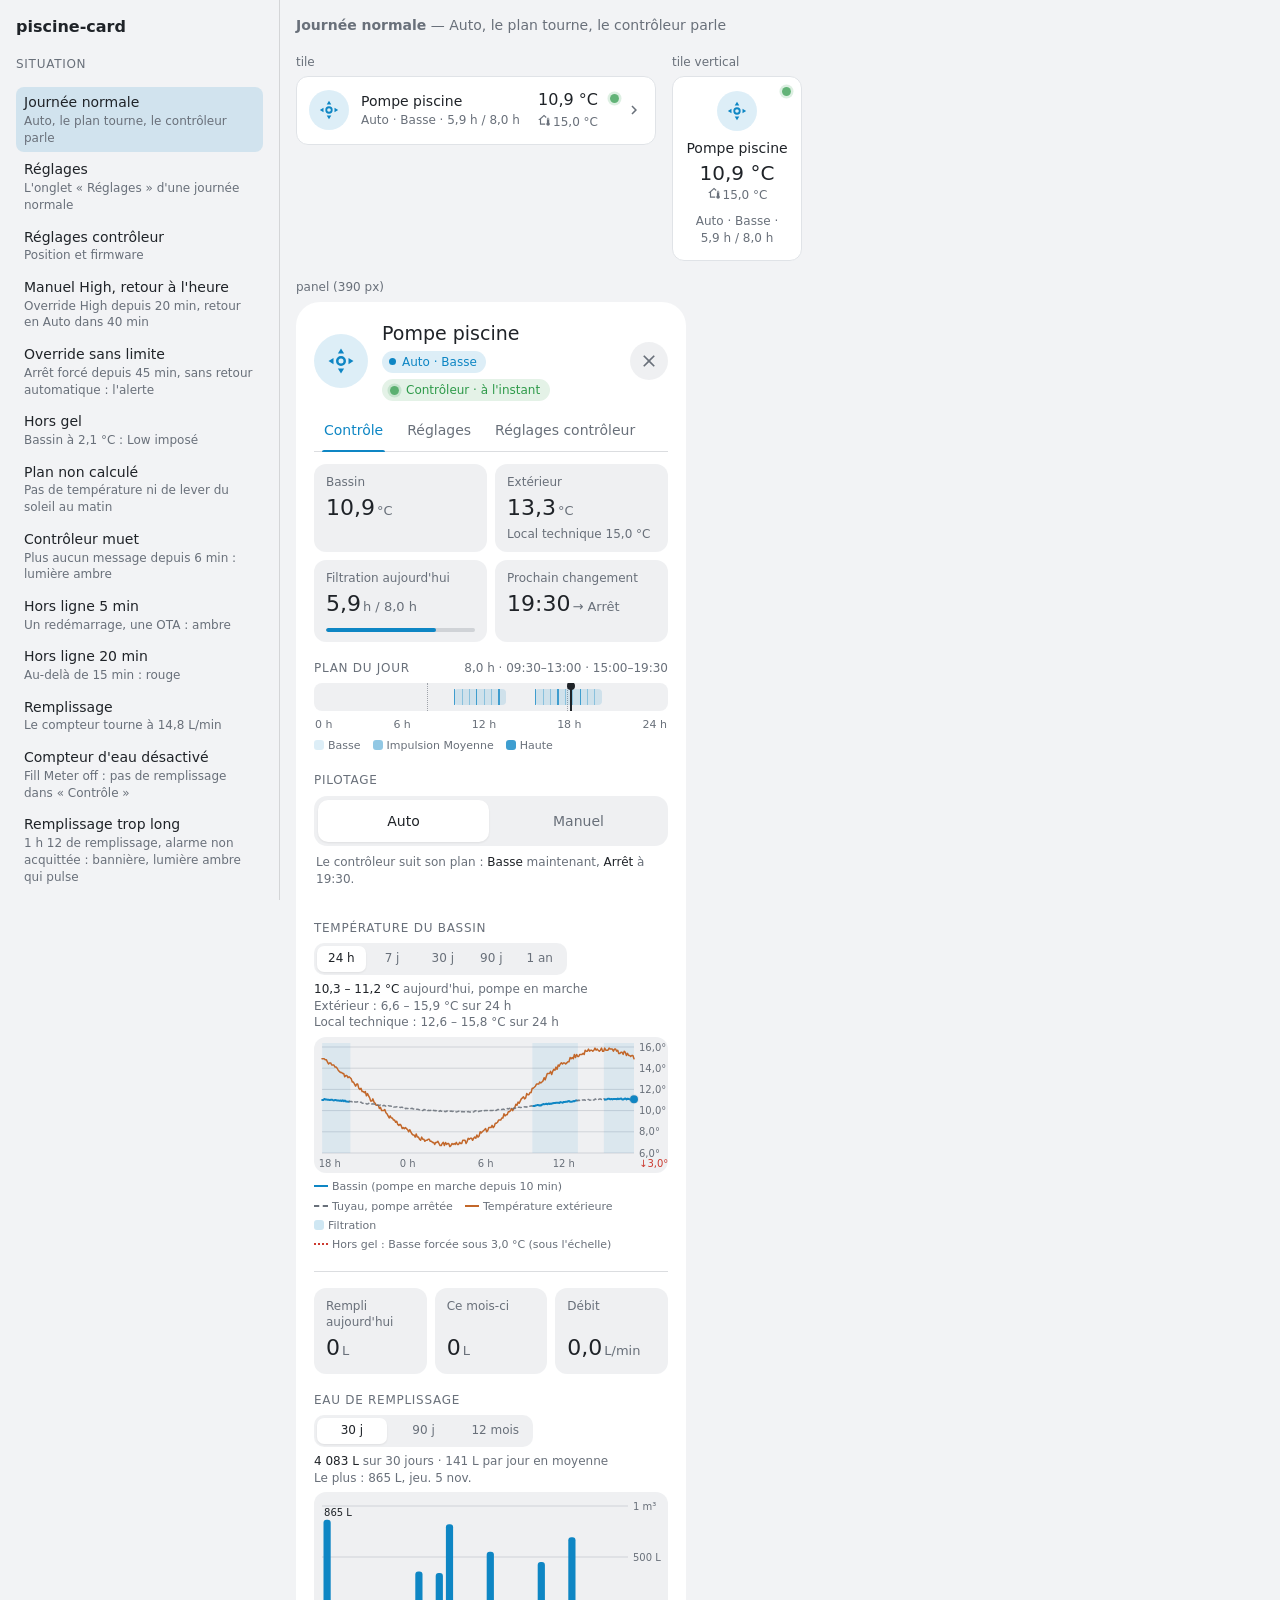
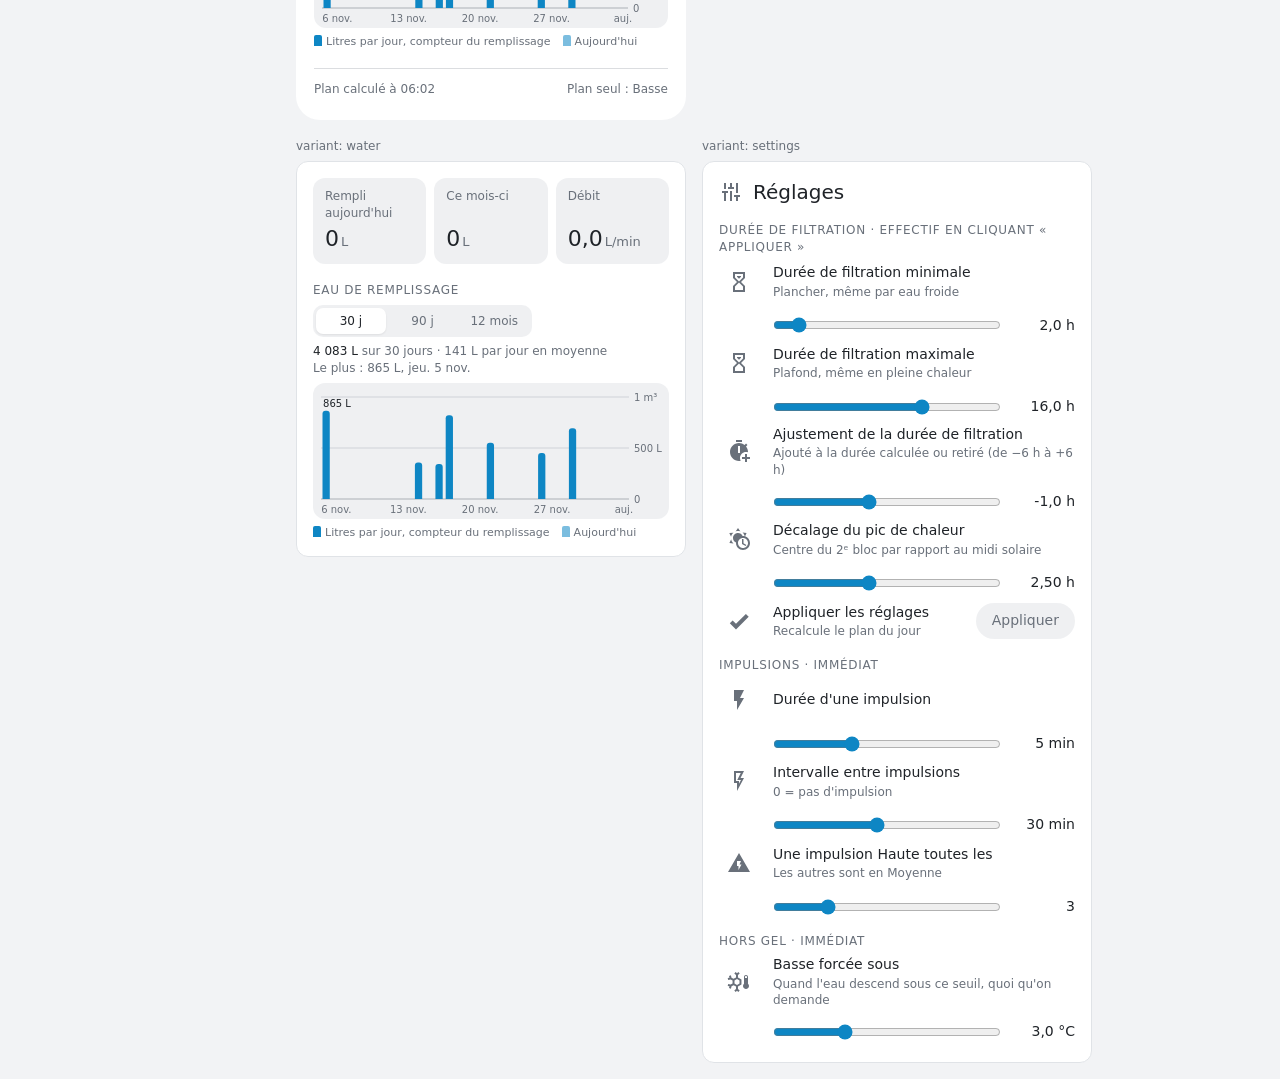
<file: tools/card-preview/index.html>
<!doctype html>
<!--
  piscine-card's preview: the card as it is (home-assistant/piscine-card.js), against a stand-in for Home Assistant
  (fake-hass.js), in the situations of scenarios.js. `make card-preview` serves it; `make card-shots` and
  `make card-preview-check` drive it headless (shoot.mjs).

  ?s=<scenario>&w=<panel width>&theme=light|dark&tab=pump|settings|controller, and &shot for the bare tile and
  panel the screenshots take. Entity ids are a fresh install's: the dashboard's map (dashboard.tmpl.yaml, &pool, the same in every language), then the
  card's own defaults for what that map leaves out.
-->
<html lang="fr">
<head>
<meta charset="utf-8">
<meta name="viewport" content="width=device-width, initial-scale=1">
<title>piscine-card preview</title>
<style>
  /* Home Assistant's theme variables the card reads, light and dark */
  :root { --primary-background-color:#f2f3f5; --card-background-color:#fff; --primary-text-color:#1f2328;
    --secondary-text-color:#69707a; --divider-color:rgba(0,0,0,.12); --ha-card-border-radius:12px;
    --ha-card-border-color:#e0e3e7; --accent:#0e86c4; color-scheme:light; }
  :root[data-theme="dark"] { --primary-background-color:#111214; --card-background-color:#1c1d20; --primary-text-color:#e3e5e8;
    --secondary-text-color:#9aa0a8; --divider-color:rgba(255,255,255,.12); --ha-card-border-color:#2c2e33; --accent:#3fb0ec; color-scheme:dark; }
  * { box-sizing:border-box; }
  body { margin:0; background:var(--primary-background-color); color:var(--primary-text-color);
    font:14px/1.4 Roboto, "Noto Sans", system-ui, -apple-system, "Segoe UI", sans-serif; }
  .app { display:grid; grid-template-columns:280px minmax(0,1fr); min-height:100vh; }
  aside { border-right:1px solid var(--divider-color); padding:16px; display:flex; flex-direction:column; gap:14px;
    position:sticky; top:0; height:100vh; overflow:auto; }
  aside h1 { font-size:16px; margin:0; }
  aside h2 { font-size:12px; text-transform:uppercase; letter-spacing:.06em; color:var(--secondary-text-color); margin:4px 0 0; font-weight:500; }
  .scen { display:flex; flex-direction:column; gap:2px; }
  .scen button { text-align:left; border:0; background:none; color:inherit; font:inherit; padding:6px 8px; border-radius:8px; cursor:pointer; }
  .scen button small { display:block; color:var(--secondary-text-color); font-size:12px; }
  .scen button[aria-current="true"] { background:color-mix(in srgb,var(--accent) 14%,transparent); }
  .scen button:hover { background:color-mix(in srgb,var(--accent) 8%,transparent); }
  .seg { display:flex; gap:4px; flex-wrap:wrap; }
  .seg button { border:1px solid var(--divider-color); background:var(--card-background-color); color:inherit; font:inherit;
    border-radius:16px; padding:3px 10px; cursor:pointer; }
  .seg button[aria-pressed="true"] { border-color:var(--accent); color:var(--accent); }
  .log { list-style:none; margin:0; padding:0; font:12px/1.35 ui-monospace, SFMono-Regular, Menlo, monospace; display:flex; flex-direction:column; gap:6px; }
  .log li { overflow-wrap:anywhere; } .log li span { color:var(--secondary-text-color); }
  main { padding:16px; display:flex; flex-direction:column; gap:18px; min-width:0; }
  main h3 { font-size:12px; font-weight:500; color:var(--secondary-text-color); margin:0 0 6px; }
  .row { display:flex; gap:16px; flex-wrap:wrap; align-items:flex-start; }
  .note { color:var(--secondary-text-color); margin:0; }
  /* the pop-up the panel sits in: Bubble Card's dialog on a screen, its bottom sheet on a phone */
  .dialog { background:var(--card-background-color); border-radius:24px; padding:14px 16px; max-width:100%; }
  body.shot main { padding:16px; gap:16px; }
  @media (max-width: 760px) { .app { grid-template-columns:1fr; } aside { position:static; height:auto; border-right:0; border-bottom:1px solid var(--divider-color); } }
</style>
<script>
  // Home Assistant's <ha-card>, which the card's tile, water and settings variants render in.
  customElements.define("ha-card", class extends HTMLElement {
    constructor() {
      super();
      this.attachShadow({ mode: "open" }).innerHTML = `<style>:host { display:block; color:var(--primary-text-color);
        background:var(--ha-card-background,var(--card-background-color)); border-radius:var(--ha-card-border-radius,12px);
        border:1px solid var(--ha-card-border-color,var(--divider-color)); }</style><slot></slot>`;
    }
  });
</script>
</head>
<body>
<div class="app" id="app">
  <aside id="side">
    <h1>piscine-card</h1>
    <h2>Situation</h2>
    <div class="scen" id="scen"></div>
    <h2>Pop-up</h2>
    <div class="seg" id="width"><button data-w="390">Téléphone 390</button><button data-w="760">Écran 760</button></div>
    <h2>Thème</h2>
    <div class="seg" id="theme"><button data-t="light">Clair</button><button data-t="dark">Sombre</button></div>
    <h2>Langue</h2>
    <div class="seg" id="lang"><button data-l="fr">FR</button><button data-l="en">EN</button><button data-l="es">ES</button></div>
    <div class="seg"><button id="reset">Recharger la situation</button></div>
    <h2>Appels du card</h2>
    <ol class="log" id="log"></ol>
  </aside>
  <main id="main"></main>
</div>
<script type="module">
import { FakeHass } from "./fake-hass.js";
import { SCENARIOS, statesOf } from "./scenarios.js";
import { ICONS } from "../../webui/icons.js";
// The card: its source (a module: it imports its texts), or with ?bundle the release's minified file (make card).
await import(new URLSearchParams(location.search).has("bundle") ? "../../home-assistant/dist/piscine-card.js" : "../../home-assistant/piscine-card.js");

// Home Assistant's <ha-icon icon="mdi:…">, from the paths the controller's page ships (a dot for one it lacks).
customElements.define("ha-icon", class extends HTMLElement {
  static observedAttributes = ["icon"];
  attributeChangedCallback() {
    const p = ICONS[String(this.getAttribute("icon") || "").replace(/^mdi:/, "")];
    this.style.display = "inline-flex";
    this.innerHTML = `<svg viewBox="0 0 24 24" width="24" height="24" style="width:var(--mdc-icon-size,24px);height:var(--mdc-icon-size,24px);fill:currentColor">${
      p ? `<path d="${p}"/>` : '<circle cx="12" cy="12" r="3"/>'}</svg>`;
  }
});

const q = new URLSearchParams(location.search);
const shot = q.has("shot");
const view = { s: q.get("s") || "normal", w: +(q.get("w") || 390), theme: q.get("theme") || "light", tab: q.get("tab"), lang: q.get("lang") || "fr" };
const $ = (id) => document.getElementById(id);
let done, home = location.href;
window.preview = { scenarios: SCENARIOS.map(({ id, name, tab }) => ({ id, name, tab: tab || "pump" })), errors: [] };

/** The dashboard's entity map (dashboard.tmpl.yaml, `entities: &pool`, the same in every language): a fresh install's ids, as `make ha-dashboard-check` keeps them. */
async function poolEntities() {
  const text = await (await fetch("../../home-assistant/dashboard/dashboard.tmpl.yaml")).text();
  const lines = text.slice(text.indexOf("entities: &pool")).split("\n").slice(1), out = {};
  const indent = /^\s*/.exec(lines[0])[0].length;
  for (const l of lines) {
    const m = /^(\s*)(\w+): (\S+)\s*(#.*)?$/.exec(l); // a trailing comment is allowed
    if (!m || m[1].length !== indent) break;
    out[m[2]] = m[3];
  }
  return out;
}
const pool = await poolEntities();
// The card's own key -> id map, its defaults under the dashboard's: what every state here is written against.
const probe = document.createElement("piscine-card");
probe.setConfig({ variant: "tile", entities: pool });
const ids = probe._e;

function log(kind, what, data) {
  if (kind === "ws") return; // the recorder's calls: every load, not worth a line
  const li = document.createElement("li");
  li.innerHTML = `${new Date().toLocaleTimeString("fr-FR")} <b></b> <span></span>`;
  li.querySelector("b").textContent = what;
  li.querySelector("span").textContent = JSON.stringify(data);
  $("log").prepend(li);
  while ($("log").children.length > 40) $("log").lastChild.remove();
}

/** One piscine-card, in a titled slot. */
function card(host, title, config, width) {
  const slot = document.createElement("div");
  if (width) slot.style.width = `${width}px`;
  if (!shot) slot.innerHTML = `<h3>${title}</h3>`;
  const c = document.createElement("piscine-card");
  c.setConfig({ entities: pool, ...config });
  if (config.variant === "panel") { const d = document.createElement("div"); d.className = "dialog"; d.append(c); slot.append(d); }
  else slot.append(c);
  host.append(slot);
  return c;
}

function render() {
  const sc = SCENARIOS.find((x) => x.id === view.s) || SCENARIOS[0];
  document.documentElement.dataset.theme = view.theme;
  if (!shot) { // the side bar: the bare screenshot has none
    for (const b of $("scen").children) b.setAttribute("aria-current", String(b.dataset.s === sc.id));
    for (const b of $("width").children) b.setAttribute("aria-pressed", String(+b.dataset.w === view.w));
    for (const b of $("theme").children) b.setAttribute("aria-pressed", String(b.dataset.t === view.theme));
    for (const b of $("lang").children) b.setAttribute("aria-pressed", String(b.dataset.l === view.lang));
  }
  const main = $("main"), cfg = sc.config || {};
  main.innerHTML = shot ? "" : `<p class="note"><b></b> — <span></span></p>`;
  if (!shot) { main.querySelector("b").textContent = sc.name; main.querySelector("span").textContent = sc.note || ""; }
  const top = document.createElement("div"); top.className = "row"; main.append(top);
  const cards = [card(top, "tile", { variant: "tile", ...cfg }, Math.min(view.w, 360))];
  if (!shot) cards.push(card(top, "tile vertical", { variant: "tile", layout: "vertical", ...cfg }, 130));
  const panel = card(main, `panel (${view.w} px)`, { variant: "panel", ...cfg }, view.w);
  cards.push(panel);
  if (!shot) {
    const more = document.createElement("div"); more.className = "row"; main.append(more);
    cards.push(card(more, "variant: water", { variant: "water", ...cfg }, 390), card(more, "variant: settings", { variant: "settings", ...cfg }, 390));
  }
  const hass = new FakeHass({ ids, specs: statesOf(sc), scenario: sc, dark: view.theme === "dark", lang: view.lang, log,
    onChange: () => { const h = hass.snapshot(); for (const c of cards) c.hass = h; } });
  hass.onChange();
  const tab = view.tab || sc.tab;
  if (tab && tab !== "pump") panel.shadowRoot.querySelector(`#tabs [data-tab="${tab}"]`)?.click();
  Object.assign(window.preview, { hass, panel, cards, scenario: sc.id });
  // the recorder answers after 200 ms; the charts draw on the next update
  window.preview.ready = new Promise((ok) => { clearTimeout(done); done = setTimeout(ok, 700); });
}

function go(changes) {
  Object.assign(view, changes);
  const p = new URLSearchParams({ s: view.s, w: view.w, theme: view.theme, lang: view.lang });
  if (view.tab) p.set("tab", view.tab);
  history.replaceState(null, "", `?${p}`);
  home = location.href;
  render();
}

if (shot) { document.body.classList.add("shot"); $("app").replaceWith($("main")); }
else {
  for (const s of SCENARIOS) {
    const b = document.createElement("button");
    b.dataset.s = s.id;
    b.innerHTML = "<span></span><small></small>";
    b.querySelector("span").textContent = s.name; b.querySelector("small").textContent = s.note || "";
    b.addEventListener("click", () => go({ s: s.id, tab: null }));
    $("scen").append(b);
  }
  $("width").addEventListener("click", (e) => e.target.dataset.w && go({ w: +e.target.dataset.w }));
  $("theme").addEventListener("click", (e) => e.target.dataset.t && go({ theme: e.target.dataset.t }));
  $("lang").addEventListener("click", (e) => e.target.dataset.l && go({ lang: e.target.dataset.l }));
  $("reset").addEventListener("click", () => render());
}
// The card navigates like Home Assistant (history + « location-changed »): the device page, the tile's pop-up hash.
// Log where it would go, and stay here.
window.addEventListener("location-changed", () => {
  if (location.href === home) return;
  log("navigate", location.pathname.replace(/^.*\/card-preview\/(index\.html)?$/, "") + location.hash, {});
  history.replaceState(null, "", home);
});
window.addEventListener("error", (e) => window.preview.errors.push(String(e.message)));
render();
</script>
</body>
</html>
</file>
